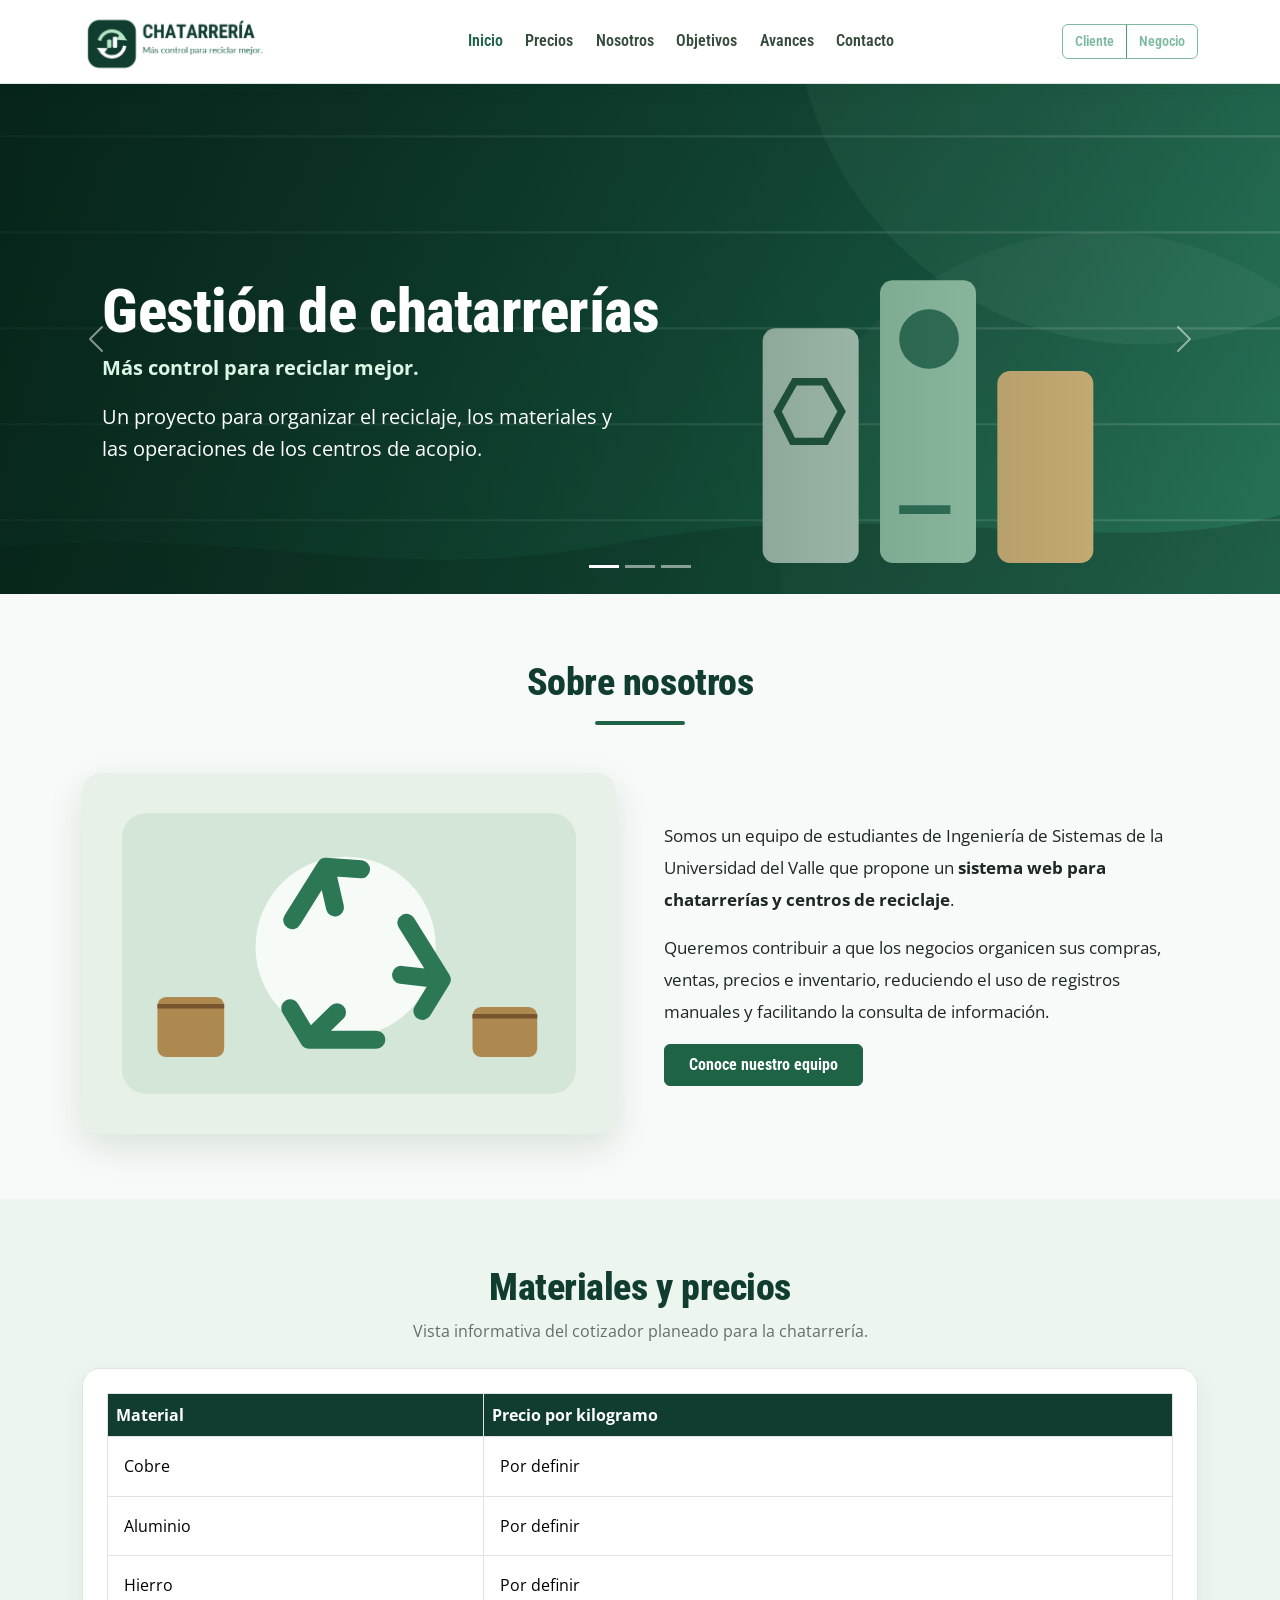
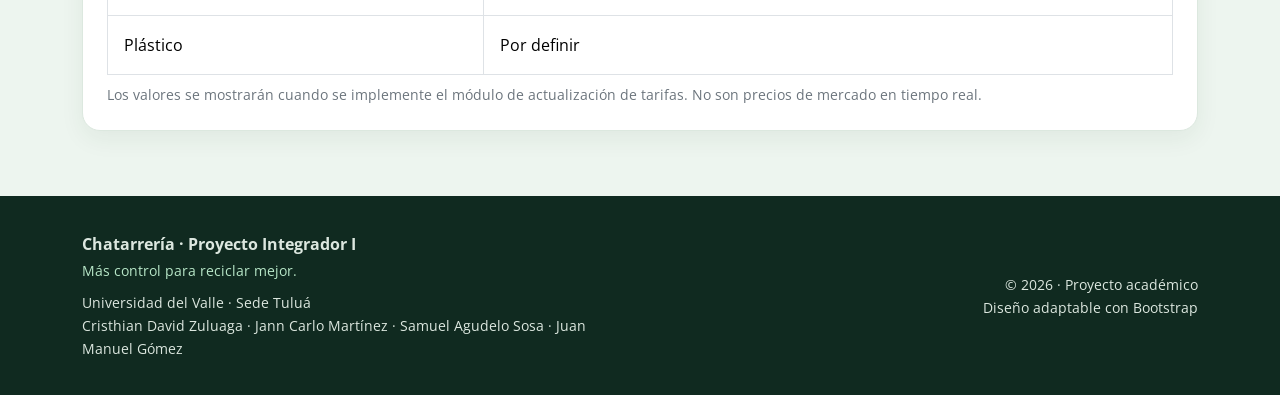
<file: index.html>
<!doctype html>
<html lang="es">
<head>
  <meta charset="utf-8">
  <meta name="viewport" content="width=device-width, initial-scale=1">
  <meta name="description" content="Proyecto académico de sistema web para la gestión de chatarrerías y materiales reciclables.">
  <title>Inicio | Chatarrería</title>
  <link rel="preconnect" href="https://fonts.googleapis.com">
  <link rel="preconnect" href="https://fonts.gstatic.com" crossorigin>
  <link href="https://fonts.googleapis.com/css2?family=Open+Sans:wght@400;500;600;700&family=Roboto+Condensed:wght@500;600;700;800&display=swap" rel="stylesheet">
  <link rel="stylesheet" href="css/bootstrap.min.css">
  <link rel="stylesheet" href="css/style.css">
  <link rel="stylesheet" href="css/actividad2.css">
</head>
<body class="d-flex flex-column min-vh-100">
<nav class="navbar navbar-expand-lg navbar-proyecto sticky-top" aria-label="Navegación principal">
  <div class="container">
    <a class="navbar-brand marca-proyecto" href="index.html" aria-label="Chatarrería: volver al inicio"><img class="logo-cabecera" src="img/logo-chatarreria.png" width="413" height="137" alt="Chatarrería. Más control para reciclar mejor."></a>
    <button class="navbar-toggler" type="button" data-bs-toggle="collapse" data-bs-target="#menuPrincipal" aria-controls="menuPrincipal" aria-expanded="false" aria-label="Abrir menú"><span class="navbar-toggler-icon"></span></button>
    <div class="collapse navbar-collapse" id="menuPrincipal">
      <ul class="navbar-nav mx-auto mb-2 mb-lg-0">
        <li class="nav-item"><a class="nav-link active" href="index.html">Inicio</a></li>
        <li class="nav-item"><a class="nav-link" href="index.html#precios">Precios</a></li>
        <li class="nav-item"><a class="nav-link " href="nosotros.html">Nosotros</a></li>
        <li class="nav-item"><a class="nav-link " href="objetivos.html">Objetivos</a></li>
        <li class="nav-item"><a class="nav-link " href="avances.html">Avances</a></li>
        <li class="nav-item"><a class="nav-link" href="contacto.html">Contacto</a></li>
      </ul>
      <div class="btn-group accesos" role="group" aria-label="Opciones de acceso en desarrollo">
        <button type="button" class="btn btn-outline-success" disabled title="Acceso por desarrollar">Cliente</button>
        <button type="button" class="btn btn-outline-success" disabled title="Acceso por desarrollar">Negocio</button>
      </div>
    </div>
  </div>
</nav>
<main class="flex-grow-1">
<!-- Imagen principal y puntos de carrusel: como en el wireframe -->
<section class="banner" aria-label="Presentación del proyecto">
  <div id="carruselPrincipal" class="carousel slide" data-bs-ride="carousel" data-bs-interval="5500">
    <div class="carousel-indicators">
      <button type="button" data-bs-target="#carruselPrincipal" data-bs-slide-to="0" class="active" aria-current="true" aria-label="Diapositiva 1"></button>
      <button type="button" data-bs-target="#carruselPrincipal" data-bs-slide-to="1" aria-label="Diapositiva 2"></button>
      <button type="button" data-bs-target="#carruselPrincipal" data-bs-slide-to="2" aria-label="Diapositiva 3"></button>
    </div>
    <div class="carousel-inner">
      <div class="carousel-item active"><img src="img/banner-reciclaje.svg" alt="Representación de materiales reciclables"><div class="carousel-caption"><h1>Gestión de chatarrerías</h1><p class="lema-banner">Más control para reciclar mejor.</p><p>Un proyecto para organizar el reciclaje, los materiales y las operaciones de los centros de acopio.</p></div></div>
      <div class="carousel-item"><img src="img/banner-precios.svg" alt="Representación de lista de precios"><div class="carousel-caption"><h2>Consulta de precios</h2><p>Conoce los materiales que contempla el proyecto y el módulo de cotización por kilogramo.</p></div></div>
      <div class="carousel-item"><img src="img/banner-inventario.svg" alt="Representación de productos almacenados"><div class="carousel-caption"><h2>Control de inventarios</h2><p>Diseñamos herramientas para registrar materiales, cantidades y movimientos de bodega.</p></div></div>
    </div>
    <button class="carousel-control-prev" type="button" data-bs-target="#carruselPrincipal" data-bs-slide="prev"><span class="carousel-control-prev-icon" aria-hidden="true"></span><span class="visually-hidden">Anterior</span></button>
    <button class="carousel-control-next" type="button" data-bs-target="#carruselPrincipal" data-bs-slide="next"><span class="carousel-control-next-icon" aria-hidden="true"></span><span class="visually-hidden">Siguiente</span></button>
  </div>
</section>
<section class="seccion" id="sobre-nosotros">
  <div class="container">
    <header class="text-center mb-5"><h2 class="seccion-titulo">Sobre nosotros</h2><div class="separador"></div></header>
    <div class="row g-5 align-items-center">
      <div class="col-md-6"><div class="marco-imagen"><img src="img/sobre-nosotros.svg" alt="Ilustración del reciclaje y aprovechamiento de materiales" loading="lazy"></div></div>
      <div class="col-md-6"><p class="texto-nosotros">Somos un equipo de estudiantes de Ingeniería de Sistemas de la Universidad del Valle que propone un <strong>sistema web para chatarrerías y centros de reciclaje</strong>.</p><p class="texto-nosotros">Queremos contribuir a que los negocios organicen sus compras, ventas, precios e inventario, reduciendo el uso de registros manuales y facilitando la consulta de información.</p><a href="nosotros.html" class="btn btn-verde px-4 py-2">Conoce nuestro equipo</a></div>
    </div>
  </div>
</section>
<section class="seccion seccion-alterna" id="precios">
  <div class="container"><header class="text-center mb-4"><h2 class="seccion-titulo">Materiales y precios</h2><p class="seccion-subtitulo mx-auto">Vista informativa del cotizador planeado para la chatarrería.</p></header>
    <div class="panel-blanco p-3 p-md-4"><div class="table-responsive"><table class="table table-bordered align-middle tabla-precios mb-2"><thead><tr><th>Material</th><th>Precio por kilogramo</th></tr></thead><tbody><tr><td>Cobre</td><td>Por definir</td></tr><tr><td>Aluminio</td><td>Por definir</td></tr><tr><td>Hierro</td><td>Por definir</td></tr><tr><td>Plástico</td><td>Por definir</td></tr></tbody></table></div><p class="small text-secondary mb-0">Los valores se mostrarán cuando se implemente el módulo de actualización de tarifas. No son precios de mercado en tiempo real.</p></div>
  </div>
</section>
</main>
<footer class="pie mt-auto"><div class="container"><div class="row gy-3 align-items-center"><div class="col-lg-6"><strong>Chatarrería · Proyecto Integrador I</strong><div class="eslogan-footer">Más control para reciclar mejor.</div><p class="mb-0 mt-2 small">Universidad del Valle · Sede Tuluá<br>Cristhian David Zuluaga · Jann Carlo Martínez · Samuel Agudelo Sosa · Juan Manuel Gómez</p></div><div class="col-lg-6 text-lg-end small">© <span class="anio-actual">2026</span> · Proyecto académico<br>Diseño adaptable con Bootstrap</div></div></div></footer>
<script src="js/bootstrap.bundle.min.js"></script>
<script src="js/main.js"></script>
</body>
</html>
</file>
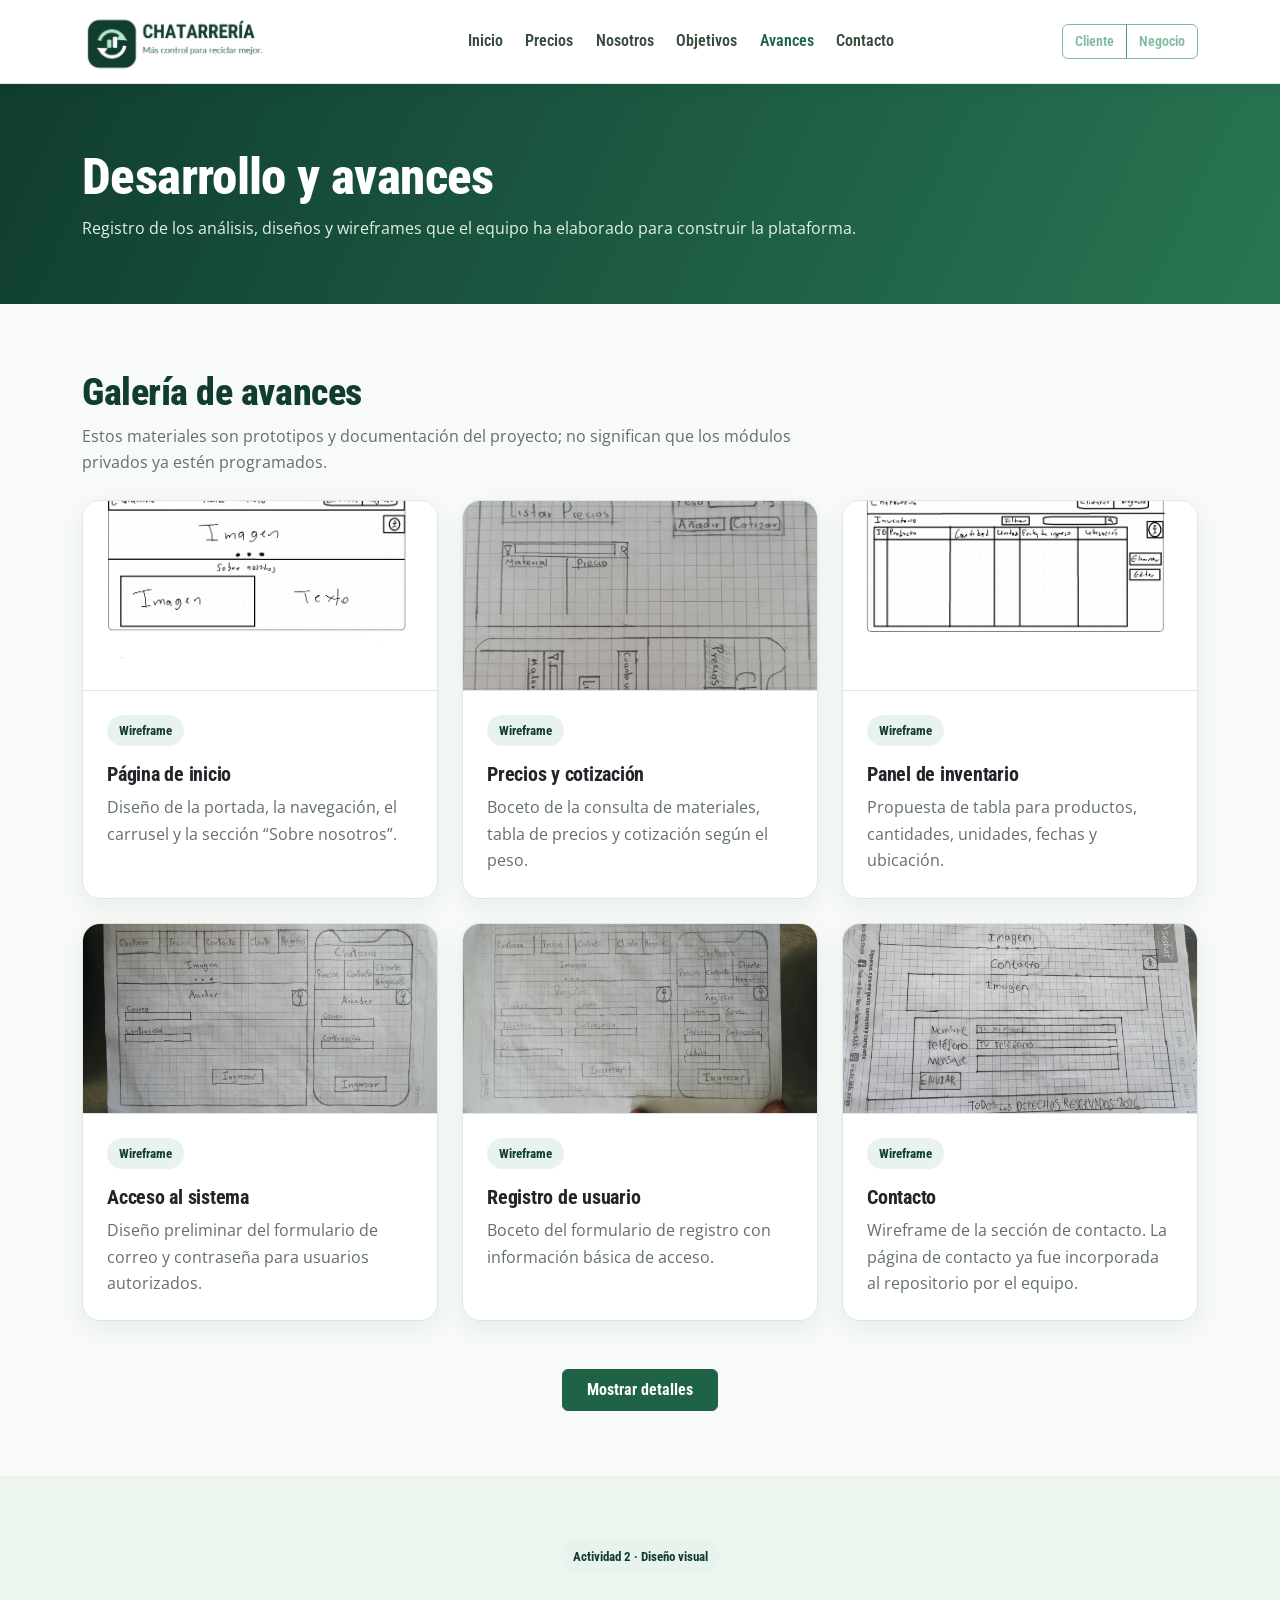
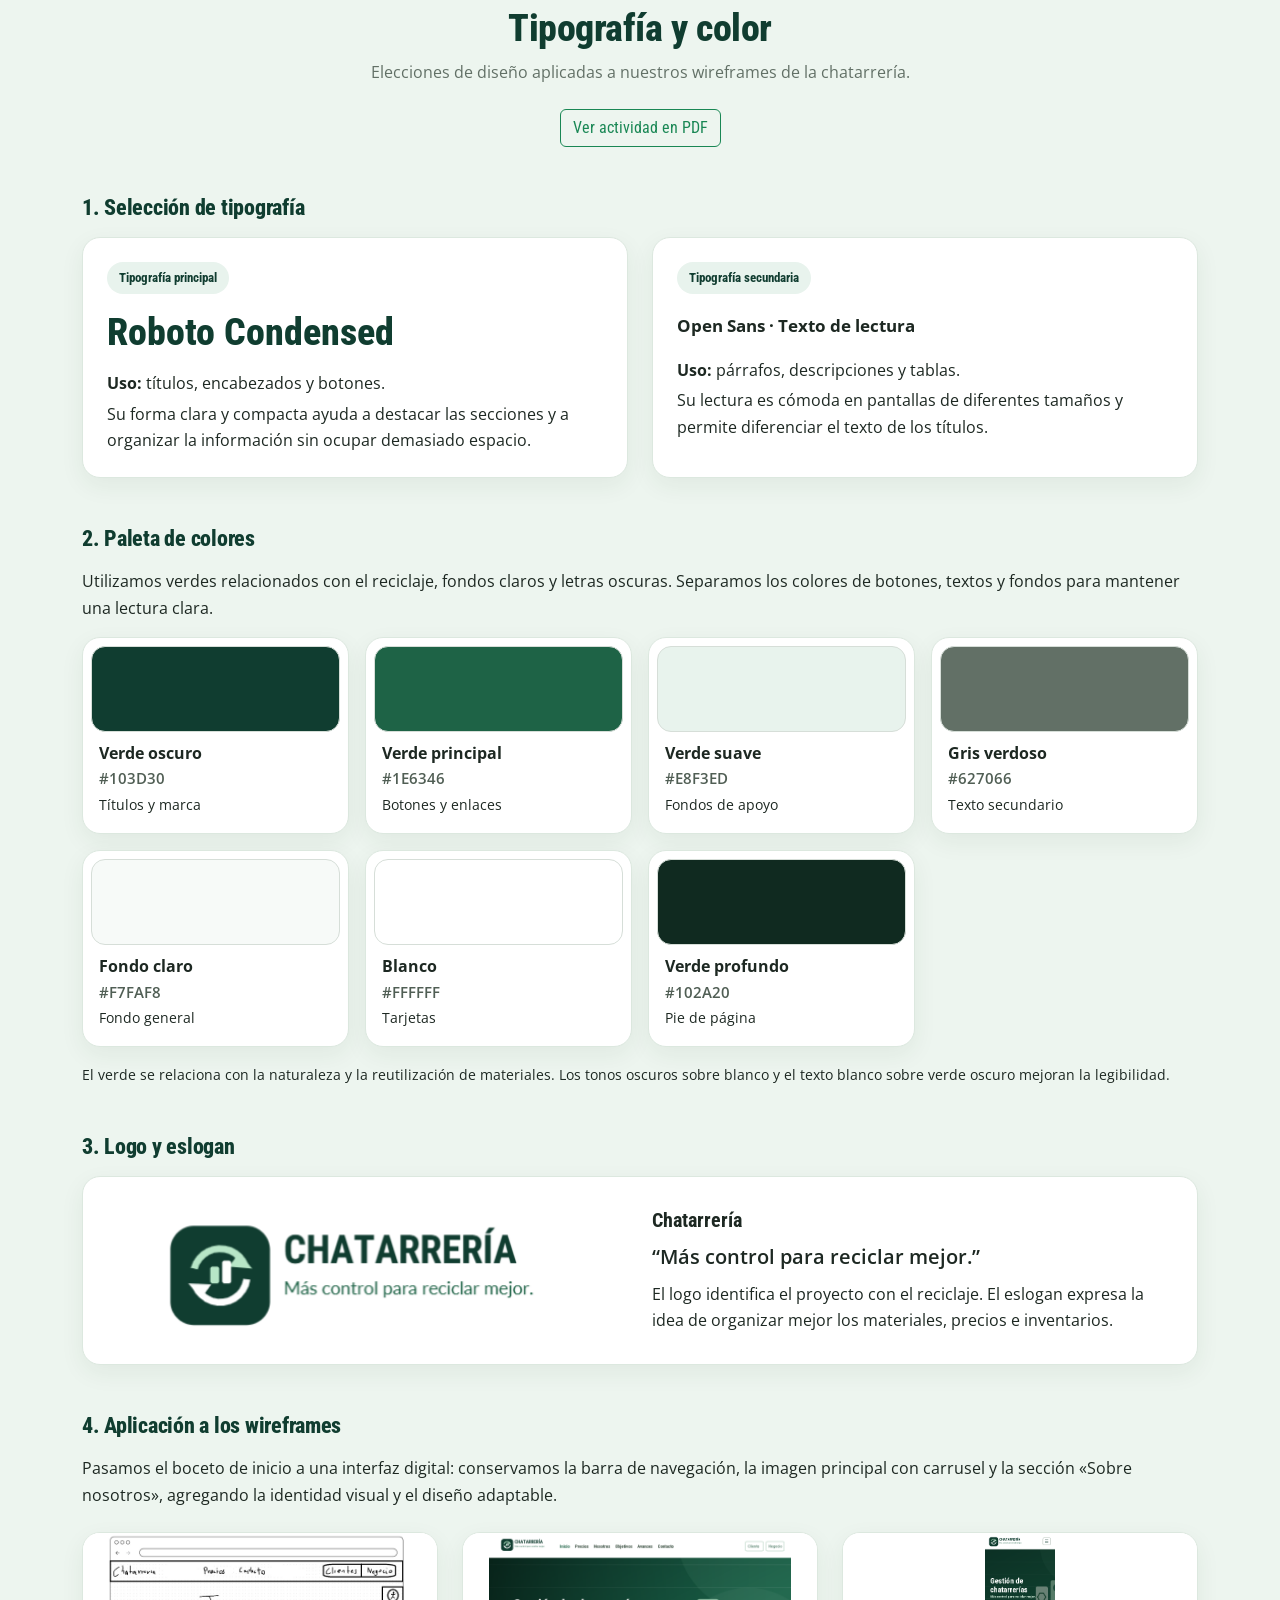
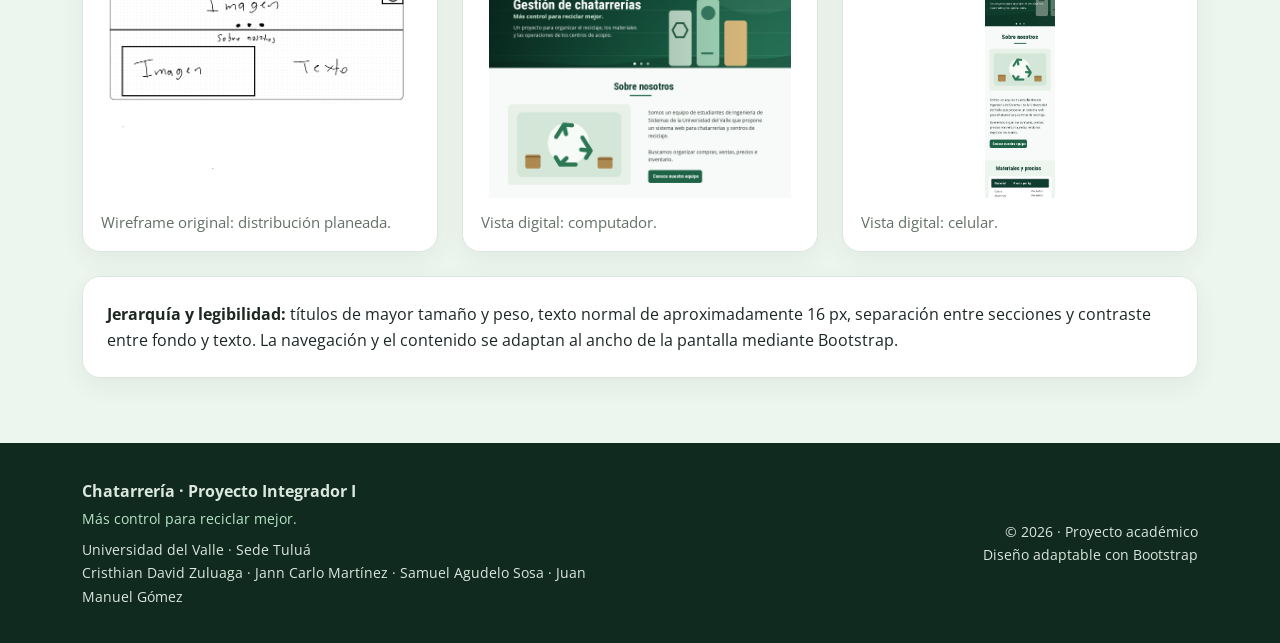
<file: avances.html>
<!doctype html>
<html lang="es">
<head>
  <meta charset="utf-8">
  <meta name="viewport" content="width=device-width, initial-scale=1">
  <meta name="description" content="Proyecto académico de sistema web para la gestión de chatarrerías y materiales reciclables.">
  <title>Avances | Chatarrería</title>
  <link rel="preconnect" href="https://fonts.googleapis.com">
  <link rel="preconnect" href="https://fonts.gstatic.com" crossorigin>
  <link href="https://fonts.googleapis.com/css2?family=Open+Sans:wght@400;500;600;700&family=Roboto+Condensed:wght@500;600;700;800&display=swap" rel="stylesheet">
  <link rel="stylesheet" href="css/bootstrap.min.css">
  <link rel="stylesheet" href="css/style.css">
  <link rel="stylesheet" href="css/actividad2.css">
</head>
<body class="d-flex flex-column min-vh-100">
<nav class="navbar navbar-expand-lg navbar-proyecto sticky-top" aria-label="Navegación principal">
  <div class="container">
    <a class="navbar-brand marca-proyecto" href="index.html" aria-label="Chatarrería: volver al inicio"><img class="logo-cabecera" src="img/logo-chatarreria.png" width="413" height="137" alt="Chatarrería. Más control para reciclar mejor."></a>
    <button class="navbar-toggler" type="button" data-bs-toggle="collapse" data-bs-target="#menuPrincipal" aria-controls="menuPrincipal" aria-expanded="false" aria-label="Abrir menú"><span class="navbar-toggler-icon"></span></button>
    <div class="collapse navbar-collapse" id="menuPrincipal">
      <ul class="navbar-nav mx-auto mb-2 mb-lg-0">
        <li class="nav-item"><a class="nav-link " href="index.html">Inicio</a></li>
        <li class="nav-item"><a class="nav-link" href="index.html#precios">Precios</a></li>
        <li class="nav-item"><a class="nav-link " href="nosotros.html">Nosotros</a></li>
        <li class="nav-item"><a class="nav-link " href="objetivos.html">Objetivos</a></li>
        <li class="nav-item"><a class="nav-link active" href="avances.html">Avances</a></li>
        <li class="nav-item"><a class="nav-link" href="contacto.html">Contacto</a></li>
      </ul>
      <div class="btn-group accesos" role="group" aria-label="Opciones de acceso en desarrollo">
        <button type="button" class="btn btn-outline-success" disabled title="Acceso por desarrollar">Cliente</button>
        <button type="button" class="btn btn-outline-success" disabled title="Acceso por desarrollar">Negocio</button>
      </div>
    </div>
  </div>
</nav>
<main class="flex-grow-1">
<section class="cabecera-interior"><div class="container"><h1>Desarrollo y avances</h1><p>Registro de los análisis, diseños y wireframes que el equipo ha elaborado para construir la plataforma.</p></div></section>
<section class="seccion"><div class="container"><header class="mb-4"><h2 class="seccion-titulo">Galería de avances</h2><p class="seccion-subtitulo">Estos materiales son prototipos y documentación del proyecto; no significan que los módulos privados ya estén programados.</p></header>
<div class="row row-cols-1 row-cols-md-2 row-cols-xl-3 g-4"><div class="col"><article class="card tarjeta-elevada tarjeta-avance h-100"><img src="img/wireframe-inicio.jpg" alt="Boceto de página de inicio" loading="lazy"><div class="card-body p-4"><span class="etiqueta align-self-start mb-3">Wireframe</span><h3 class="h5 fw-bold">Página de inicio</h3><p class="card-text mb-0">Diseño de la portada, la navegación, el carrusel y la sección “Sobre nosotros”.</p></div></article></div><div class="col"><article class="card tarjeta-elevada tarjeta-avance h-100"><img src="img/wireframe-precios.jpeg" alt="Boceto de precios y cotización" loading="lazy"><div class="card-body p-4"><span class="etiqueta align-self-start mb-3">Wireframe</span><h3 class="h5 fw-bold">Precios y cotización</h3><p class="card-text mb-0">Boceto de la consulta de materiales, tabla de precios y cotización según el peso.</p></div></article></div><div class="col"><article class="card tarjeta-elevada tarjeta-avance h-100"><img src="img/wireframe-inventario.jpg" alt="Boceto de panel de inventario" loading="lazy"><div class="card-body p-4"><span class="etiqueta align-self-start mb-3">Wireframe</span><h3 class="h5 fw-bold">Panel de inventario</h3><p class="card-text mb-0">Propuesta de tabla para productos, cantidades, unidades, fechas y ubicación.</p></div></article></div><div class="col"><article class="card tarjeta-elevada tarjeta-avance h-100"><img src="img/wireframe-login.jpeg" alt="Boceto de acceso al sistema" loading="lazy"><div class="card-body p-4"><span class="etiqueta align-self-start mb-3">Wireframe</span><h3 class="h5 fw-bold">Acceso al sistema</h3><p class="card-text mb-0">Diseño preliminar del formulario de correo y contraseña para usuarios autorizados.</p></div></article></div><div class="col"><article class="card tarjeta-elevada tarjeta-avance h-100"><img src="img/wireframe-registro.jpeg" alt="Boceto de registro de usuario" loading="lazy"><div class="card-body p-4"><span class="etiqueta align-self-start mb-3">Wireframe</span><h3 class="h5 fw-bold">Registro de usuario</h3><p class="card-text mb-0">Boceto del formulario de registro con información básica de acceso.</p></div></article></div><div class="col"><article class="card tarjeta-elevada tarjeta-avance h-100"><img src="img/wireframe-contacto.jpeg" alt="Boceto de contacto (solo diseño)" loading="lazy"><div class="card-body p-4"><span class="etiqueta align-self-start mb-3">Wireframe</span><h3 class="h5 fw-bold">Contacto</h3><p class="card-text mb-0">Wireframe de la sección de contacto. La página de contacto ya fue incorporada al repositorio por el equipo.</p></div></article></div></div>
<div class="text-center mt-5"><button id="botonDetallesAvances" class="btn btn-verde px-4 py-2" type="button" aria-expanded="false" aria-controls="detallesAvances">Mostrar detalles</button></div>
<div id="detallesAvances" class="panel-blanco p-4 mt-4 d-none"><h3 class="h4 fw-bold">¿Qué hemos trabajado?</h3><ul class="mb-0"><li>Identificación de problemas en los registros manuales de chatarrerías.</li><li>Organización de módulos públicos y privados del sitio.</li><li>Diseño de wireframes de escritorio y celular.</li><li>Inicio de la implementación informativa con HTML, CSS, Bootstrap y JavaScript.</li></ul></div>
</div></section>

<!-- Actividad 2 de Proyecto Integrador I: Tipografía y color -->
<section class="seccion seccion-alterna" id="tipografia-color" aria-labelledby="actividad2-titulo">
  <div class="container">
    <header class="text-center mb-5">
      <span class="etiqueta mb-3">Actividad 2 · Diseño visual</span>
      <h2 class="seccion-titulo mt-3" id="actividad2-titulo">Tipografía y color</h2>
      <p class="seccion-subtitulo mx-auto">Elecciones de diseño aplicadas a nuestros wireframes de la chatarrería.</p>
      <a class="btn btn-outline-success mt-2" href="docs/Actividad_2_Tipografia_y_color.pdf" target="_blank" rel="noopener">Ver actividad en PDF</a>
    </header>

    <h3 class="titulo-actividad mb-3">1. Selección de tipografía</h3>
    <div class="row g-4 mb-5">
      <div class="col-md-6"><article class="tarjeta-elevada p-4">
        <span class="etiqueta mb-3">Tipografía principal</span>
        <p class="ejemplo-letra-titulo fuente-principal mb-3">Roboto Condensed</p>
        <p class="mb-1"><strong>Uso:</strong> títulos, encabezados y botones.</p>
        <p class="mb-0">Su forma clara y compacta ayuda a destacar las secciones y a organizar la información sin ocupar demasiado espacio.</p>
      </article></div>
      <div class="col-md-6"><article class="tarjeta-elevada p-4">
        <span class="etiqueta mb-3">Tipografía secundaria</span>
        <p class="ejemplo-letra-cuerpo fuente-secundaria fw-bold mb-3">Open Sans · Texto de lectura</p>
        <p class="mb-1"><strong>Uso:</strong> párrafos, descripciones y tablas.</p>
        <p class="mb-0">Su lectura es cómoda en pantallas de diferentes tamaños y permite diferenciar el texto de los títulos.</p>
      </article></div>
    </div>

    <h3 class="titulo-actividad mb-3">2. Paleta de colores</h3>
    <p class="mb-3">Utilizamos verdes relacionados con el reciclaje, fondos claros y letras oscuras. Separamos los colores de botones, textos y fondos para mantener una lectura clara.</p>
    <div class="row row-cols-2 row-cols-md-4 row-cols-xl-7 g-3 mb-3">
      <div class="col"><div class="panel-blanco p-2 h-100"><div class="muestra-color" style="background:#103D30"></div><div class="p-2"><strong>Verde oscuro</strong><div class="color-hex">#103D30</div><small>Títulos y marca</small></div></div></div>
      <div class="col"><div class="panel-blanco p-2 h-100"><div class="muestra-color" style="background:#1E6346"></div><div class="p-2"><strong>Verde principal</strong><div class="color-hex">#1E6346</div><small>Botones y enlaces</small></div></div></div>
      <div class="col"><div class="panel-blanco p-2 h-100"><div class="muestra-color" style="background:#E8F3ED"></div><div class="p-2"><strong>Verde suave</strong><div class="color-hex">#E8F3ED</div><small>Fondos de apoyo</small></div></div></div>
      <div class="col"><div class="panel-blanco p-2 h-100"><div class="muestra-color" style="background:#627066"></div><div class="p-2"><strong>Gris verdoso</strong><div class="color-hex">#627066</div><small>Texto secundario</small></div></div></div>
      <div class="col"><div class="panel-blanco p-2 h-100"><div class="muestra-color" style="background:#F7FAF8"></div><div class="p-2"><strong>Fondo claro</strong><div class="color-hex">#F7FAF8</div><small>Fondo general</small></div></div></div>
      <div class="col"><div class="panel-blanco p-2 h-100"><div class="muestra-color" style="background:#FFFFFF"></div><div class="p-2"><strong>Blanco</strong><div class="color-hex">#FFFFFF</div><small>Tarjetas</small></div></div></div>
      <div class="col"><div class="panel-blanco p-2 h-100"><div class="muestra-color" style="background:#102A20"></div><div class="p-2"><strong>Verde profundo</strong><div class="color-hex">#102A20</div><small>Pie de página</small></div></div></div>
    </div>
    <p class="mb-5 small">El verde se relaciona con la naturaleza y la reutilización de materiales. Los tonos oscuros sobre blanco y el texto blanco sobre verde oscuro mejoran la legibilidad.</p>

    <h3 class="titulo-actividad mb-3">3. Logo y eslogan</h3>
    <div class="panel-blanco p-4 mb-5">
      <div class="row align-items-center g-4"><div class="col-lg-6 text-center"><img class="marca-muestra" src="img/logo-chatarreria.png" alt="Logo oficial: Chatarrería. Más control para reciclar mejor." loading="lazy"></div>
      <div class="col-lg-6"><h4 class="h5 fw-bold">Chatarrería</h4><p class="fs-5 fw-semibold mb-2">“Más control para reciclar mejor.”</p><p class="mb-0">El logo identifica el proyecto con el reciclaje. El eslogan expresa la idea de organizar mejor los materiales, precios e inventarios.</p></div></div>
    </div>

    <h3 class="titulo-actividad mb-3">4. Aplicación a los wireframes</h3>
    <p class="mb-4">Pasamos el boceto de inicio a una interfaz digital: conservamos la barra de navegación, la imagen principal con carrusel y la sección «Sobre nosotros», agregando la identidad visual y el diseño adaptable.</p>
    <div class="row g-4">
      <div class="col-lg-4"><figure class="muestra-aplicacion mb-0"><img src="img/wireframe-inicio.jpg" alt="Wireframe original de la página de inicio" loading="lazy"><figcaption>Wireframe original: distribución planeada.</figcaption></figure></div>
      <div class="col-lg-4"><figure class="muestra-aplicacion mb-0"><img class="muestra-sitio" src="img/avance-diseno-escritorio.png" alt="Propuesta visual de la página en computador con logo, colores y tipografía" loading="lazy"><figcaption>Vista digital: computador.</figcaption></figure></div>
      <div class="col-lg-4"><figure class="muestra-aplicacion mb-0"><img class="imagen-movil" src="img/avance-diseno-movil.png" alt="Propuesta visual adaptada a celular" loading="lazy"><figcaption>Vista digital: celular.</figcaption></figure></div>
    </div>
    <div class="panel-blanco p-4 mt-4"><p class="mb-0"><strong>Jerarquía y legibilidad:</strong> títulos de mayor tamaño y peso, texto normal de aproximadamente 16 px, separación entre secciones y contraste entre fondo y texto. La navegación y el contenido se adaptan al ancho de la pantalla mediante Bootstrap.</p></div>
  </div>
</section>

</main>
<footer class="pie mt-auto"><div class="container"><div class="row gy-3 align-items-center"><div class="col-lg-6"><strong>Chatarrería · Proyecto Integrador I</strong><div class="eslogan-footer">Más control para reciclar mejor.</div><p class="mb-0 mt-2 small">Universidad del Valle · Sede Tuluá<br>Cristhian David Zuluaga · Jann Carlo Martínez · Samuel Agudelo Sosa · Juan Manuel Gómez</p></div><div class="col-lg-6 text-lg-end small">© <span class="anio-actual">2026</span> · Proyecto académico<br>Diseño adaptable con Bootstrap</div></div></div></footer>
<script src="js/bootstrap.bundle.min.js"></script>
<script src="js/main.js"></script>
</body>
</html>
</file>
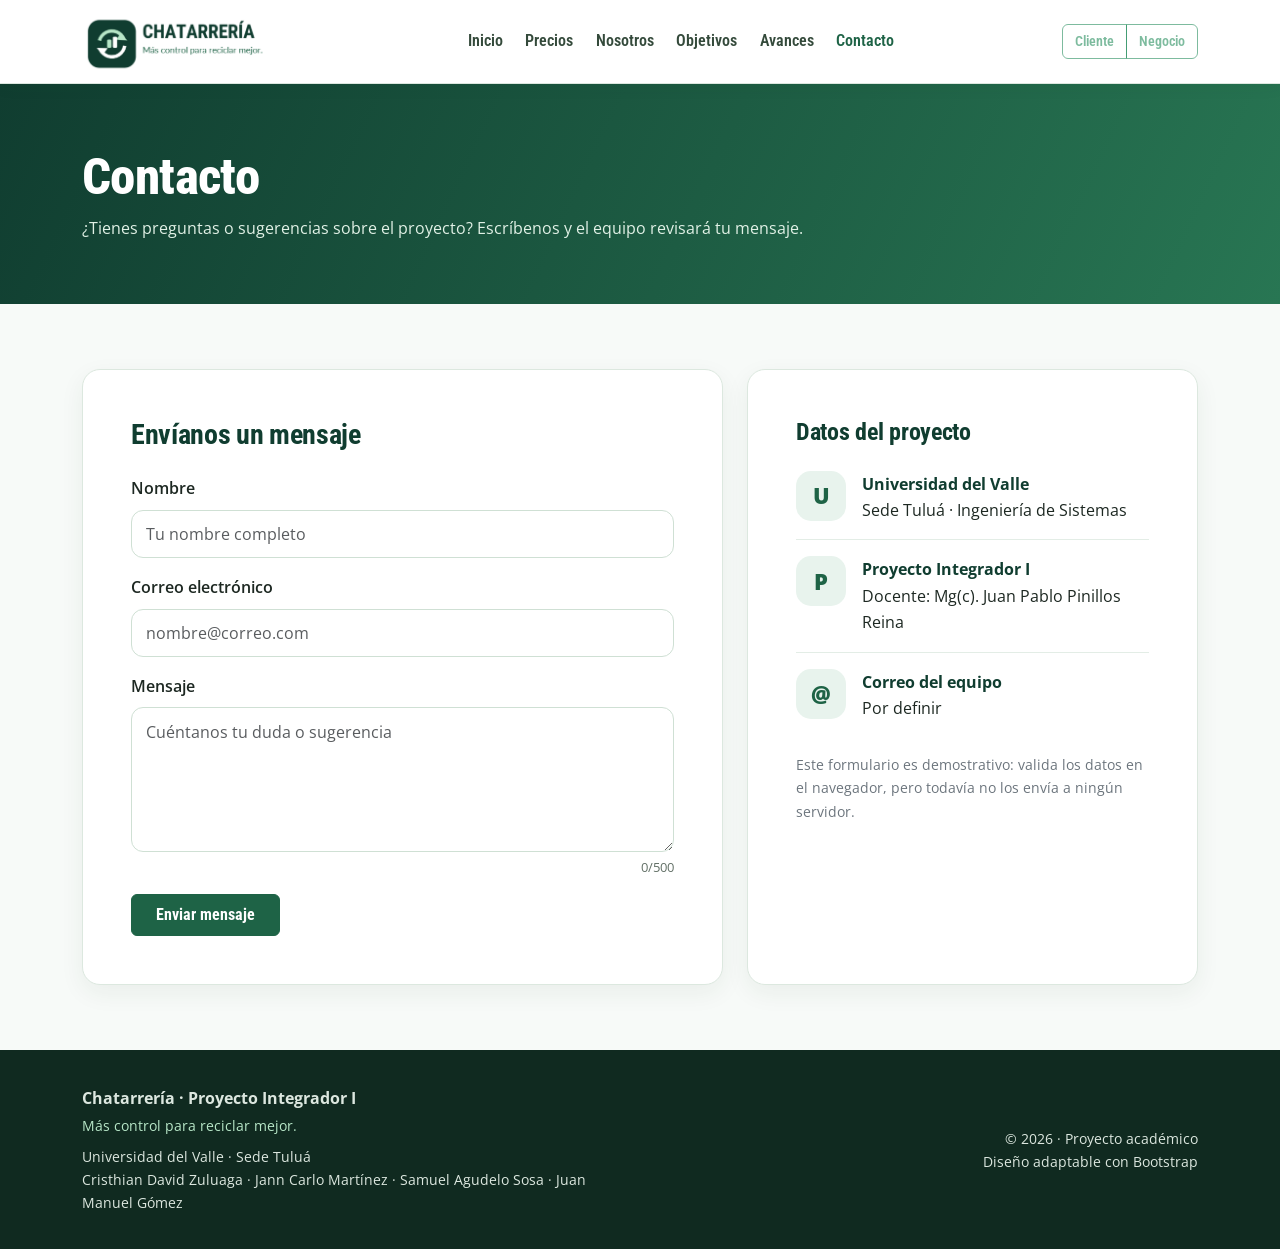
<file: contacto.html>
<!doctype html>
<html lang="es">
<head>
  <meta charset="utf-8">
  <meta name="viewport" content="width=device-width, initial-scale=1">
  <meta name="description" content="Proyecto académico de sistema web para la gestión de chatarrerías y materiales reciclables.">
  <title>Contacto | Chatarrería</title>
  <link rel="preconnect" href="https://fonts.googleapis.com">
  <link rel="preconnect" href="https://fonts.gstatic.com" crossorigin>
  <link href="https://fonts.googleapis.com/css2?family=Open+Sans:wght@400;500;600;700&family=Roboto+Condensed:wght@500;600;700;800&display=swap" rel="stylesheet">
  <link rel="stylesheet" href="css/bootstrap.min.css">
  <link rel="stylesheet" href="css/style.css">
  <link rel="stylesheet" href="css/actividad2.css">
</head>
<body class="d-flex flex-column min-vh-100">
<nav class="navbar navbar-expand-lg navbar-proyecto sticky-top" aria-label="Navegación principal">
  <div class="container">
    <a class="navbar-brand marca-proyecto" href="index.html" aria-label="Chatarrería: volver al inicio"><img class="logo-cabecera" src="img/logo-chatarreria.png" width="413" height="137" alt="Chatarrería. Más control para reciclar mejor."></a>
    <button class="navbar-toggler" type="button" data-bs-toggle="collapse" data-bs-target="#menuPrincipal" aria-controls="menuPrincipal" aria-expanded="false" aria-label="Abrir menú"><span class="navbar-toggler-icon"></span></button>
    <div class="collapse navbar-collapse" id="menuPrincipal">
      <ul class="navbar-nav mx-auto mb-2 mb-lg-0">
        <li class="nav-item"><a class="nav-link " href="index.html">Inicio</a></li>
        <li class="nav-item"><a class="nav-link" href="index.html#precios">Precios</a></li>
        <li class="nav-item"><a class="nav-link " href="nosotros.html">Nosotros</a></li>
        <li class="nav-item"><a class="nav-link " href="objetivos.html">Objetivos</a></li>
        <li class="nav-item"><a class="nav-link " href="avances.html">Avances</a></li>
        <li class="nav-item"><a class="nav-link active" href="contacto.html" aria-current="page">Contacto</a></li>
      </ul>
      <div class="btn-group accesos" role="group" aria-label="Opciones de acceso en desarrollo">
        <button type="button" class="btn btn-outline-success" disabled title="Acceso por desarrollar">Cliente</button>
        <button type="button" class="btn btn-outline-success" disabled title="Acceso por desarrollar">Negocio</button>
      </div>
    </div>
  </div>
</nav>
<main class="flex-grow-1">
<section class="cabecera-interior"><div class="container"><h1>Contacto</h1><p>¿Tienes preguntas o sugerencias sobre el proyecto? Escríbenos y el equipo revisará tu mensaje.</p></div></section>
<section class="seccion"><div class="container"><div class="row g-4">
  <div class="col-lg-7">
    <div class="panel-blanco p-4 p-lg-5">
      <h2 class="h3 fw-bold titulo-form mb-4">Envíanos un mensaje</h2>
      <form id="formContacto" novalidate>
        <div class="mb-3">
          <label for="nombre" class="form-label fw-semibold">Nombre</label>
          <input type="text" class="form-control" id="nombre" name="nombre" placeholder="Tu nombre completo" autocomplete="name" maxlength="60" required>
          <div class="invalid-feedback"></div>
        </div>
        <div class="mb-3">
          <label for="correo" class="form-label fw-semibold">Correo electrónico</label>
          <input type="email" class="form-control" id="correo" name="correo" placeholder="nombre@correo.com" autocomplete="email" maxlength="80" required>
          <div class="invalid-feedback"></div>
        </div>
        <div class="mb-3">
          <label for="mensaje" class="form-label fw-semibold">Mensaje</label>
          <textarea class="form-control" id="mensaje" name="mensaje" rows="5" placeholder="Cuéntanos tu duda o sugerencia" maxlength="500" required></textarea>
          <div class="invalid-feedback"></div>
          <div class="contador-mensaje" aria-live="polite"><span id="contadorMensaje">0</span>/500</div>
        </div>
        <button type="submit" class="btn btn-verde px-4 py-2" id="btnEnviar">Enviar mensaje</button>
      </form>
    </div>
  </div>
  <div class="col-lg-5">
    <aside class="tarjeta-elevada p-4 p-lg-5">
      <h2 class="h4 fw-bold titulo-form mb-2">Datos del proyecto</h2>
      <ul class="info-contacto">
        <li><span class="icono-tarjeta" aria-hidden="true">U</span><div><strong>Universidad del Valle</strong>Sede Tuluá · Ingeniería de Sistemas</div></li>
        <li><span class="icono-tarjeta" aria-hidden="true">P</span><div><strong>Proyecto Integrador I</strong>Docente: Mg(c). Juan Pablo Pinillos Reina</div></li>
        <li><span class="icono-tarjeta" aria-hidden="true">@</span><div><strong>Correo del equipo</strong>Por definir</div></li>
      </ul>
      <p class="small text-secondary mb-0">Este formulario es demostrativo: valida los datos en el navegador, pero todavía no los envía a ningún servidor.</p>
    </aside>
  </div>
</div></div></section>
</main>
<div class="toast-container position-fixed bottom-0 end-0 p-3">
  <div id="toastContacto" class="toast align-items-center text-bg-success border-0" role="status" aria-live="polite" aria-atomic="true">
    <div class="d-flex">
      <div class="toast-body" id="toastTexto"></div>
      <button type="button" class="btn-close btn-close-white me-2 m-auto" data-bs-dismiss="toast" aria-label="Cerrar"></button>
    </div>
  </div>
</div>
<footer class="pie mt-auto"><div class="container"><div class="row gy-3 align-items-center"><div class="col-lg-6"><strong>Chatarrería · Proyecto Integrador I</strong><div class="eslogan-footer">Más control para reciclar mejor.</div><p class="mb-0 mt-2 small">Universidad del Valle · Sede Tuluá<br>Cristhian David Zuluaga · Jann Carlo Martínez · Samuel Agudelo Sosa · Juan Manuel Gómez</p></div><div class="col-lg-6 text-lg-end small">© <span class="anio-actual">2026</span> · Proyecto académico<br>Diseño adaptable con Bootstrap</div></div></div></footer>
<script src="js/bootstrap.bundle.min.js"></script>
<script src="js/main.js"></script>
</body>
</html>
</file>
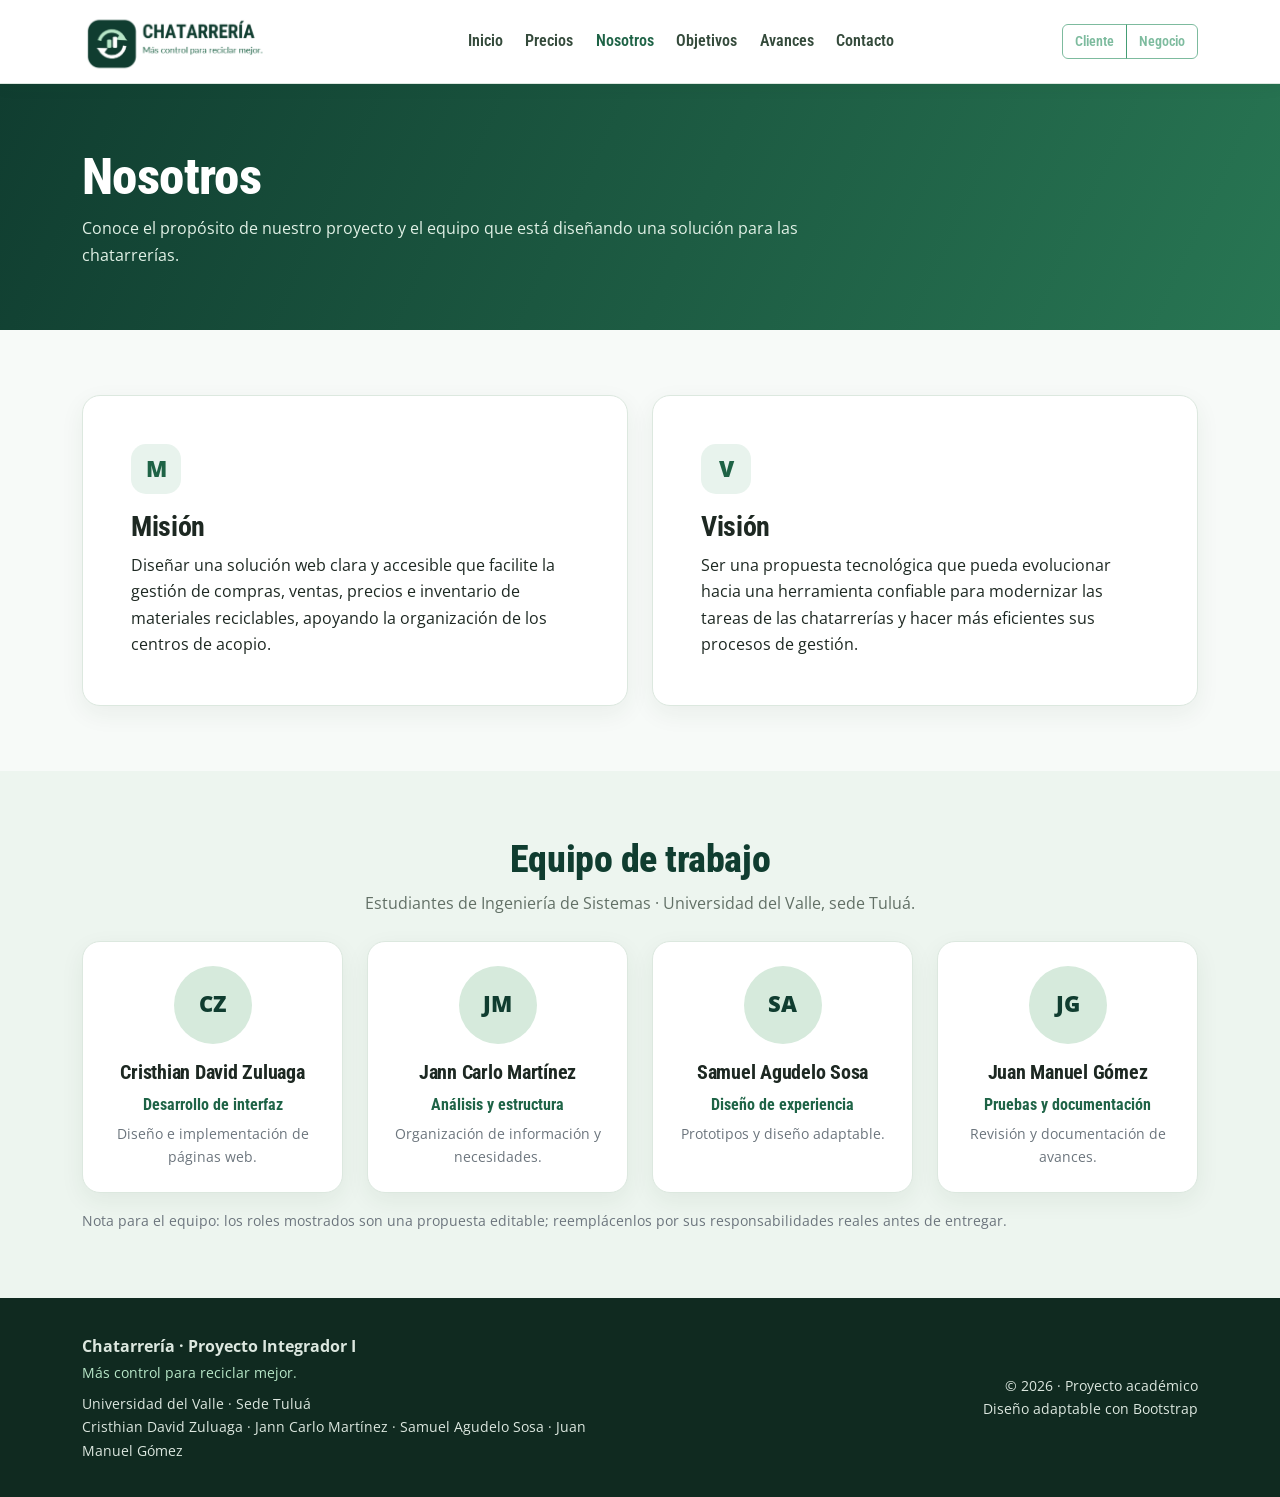
<file: nosotros.html>
<!doctype html>
<html lang="es">
<head>
  <meta charset="utf-8">
  <meta name="viewport" content="width=device-width, initial-scale=1">
  <meta name="description" content="Proyecto académico de sistema web para la gestión de chatarrerías y materiales reciclables.">
  <title>Nosotros | Chatarrería</title>
  <link rel="preconnect" href="https://fonts.googleapis.com">
  <link rel="preconnect" href="https://fonts.gstatic.com" crossorigin>
  <link href="https://fonts.googleapis.com/css2?family=Open+Sans:wght@400;500;600;700&family=Roboto+Condensed:wght@500;600;700;800&display=swap" rel="stylesheet">
  <link rel="stylesheet" href="css/bootstrap.min.css">
  <link rel="stylesheet" href="css/style.css">
  <link rel="stylesheet" href="css/actividad2.css">
</head>
<body class="d-flex flex-column min-vh-100">
<nav class="navbar navbar-expand-lg navbar-proyecto sticky-top" aria-label="Navegación principal">
  <div class="container">
    <a class="navbar-brand marca-proyecto" href="index.html" aria-label="Chatarrería: volver al inicio"><img class="logo-cabecera" src="img/logo-chatarreria.png" width="413" height="137" alt="Chatarrería. Más control para reciclar mejor."></a>
    <button class="navbar-toggler" type="button" data-bs-toggle="collapse" data-bs-target="#menuPrincipal" aria-controls="menuPrincipal" aria-expanded="false" aria-label="Abrir menú"><span class="navbar-toggler-icon"></span></button>
    <div class="collapse navbar-collapse" id="menuPrincipal">
      <ul class="navbar-nav mx-auto mb-2 mb-lg-0">
        <li class="nav-item"><a class="nav-link " href="index.html">Inicio</a></li>
        <li class="nav-item"><a class="nav-link" href="index.html#precios">Precios</a></li>
        <li class="nav-item"><a class="nav-link active" href="nosotros.html">Nosotros</a></li>
        <li class="nav-item"><a class="nav-link " href="objetivos.html">Objetivos</a></li>
        <li class="nav-item"><a class="nav-link " href="avances.html">Avances</a></li>
        <li class="nav-item"><a class="nav-link" href="contacto.html">Contacto</a></li>
      </ul>
      <div class="btn-group accesos" role="group" aria-label="Opciones de acceso en desarrollo">
        <button type="button" class="btn btn-outline-success" disabled title="Acceso por desarrollar">Cliente</button>
        <button type="button" class="btn btn-outline-success" disabled title="Acceso por desarrollar">Negocio</button>
      </div>
    </div>
  </div>
</nav>
<main class="flex-grow-1">
<section class="cabecera-interior"><div class="container"><h1>Nosotros</h1><p>Conoce el propósito de nuestro proyecto y el equipo que está diseñando una solución para las chatarrerías.</p></div></section>
<section class="seccion"><div class="container"><div class="row g-4">
  <div class="col-md-6"><article class="tarjeta-elevada p-4 p-lg-5"><div class="icono-tarjeta mb-3" aria-hidden="true">M</div><h2 class="h3 fw-bold">Misión</h2><p class="mb-0">Diseñar una solución web clara y accesible que facilite la gestión de compras, ventas, precios e inventario de materiales reciclables, apoyando la organización de los centros de acopio.</p></article></div>
  <div class="col-md-6"><article class="tarjeta-elevada p-4 p-lg-5"><div class="icono-tarjeta mb-3" aria-hidden="true">V</div><h2 class="h3 fw-bold">Visión</h2><p class="mb-0">Ser una propuesta tecnológica que pueda evolucionar hacia una herramienta confiable para modernizar las tareas de las chatarrerías y hacer más eficientes sus procesos de gestión.</p></article></div>
</div></div></section>
<section class="seccion seccion-alterna"><div class="container"><header class="text-center mb-4"><h2 class="seccion-titulo">Equipo de trabajo</h2><p class="seccion-subtitulo mx-auto">Estudiantes de Ingeniería de Sistemas · Universidad del Valle, sede Tuluá.</p></header>
<div class="row g-4 row-cols-1 row-cols-sm-2 row-cols-lg-4">
  <div class="col"><article class="tarjeta-elevada text-center p-4"><div class="avatar mb-3" aria-label="Avatar de Cristhian">CZ</div><h3 class="h5 fw-bold">Cristhian David Zuluaga</h3><p class="rol mb-1">Desarrollo de interfaz</p><p class="small text-secondary mb-0">Diseño e implementación de páginas web.</p></article></div>
  <div class="col"><article class="tarjeta-elevada text-center p-4"><div class="avatar mb-3" aria-label="Avatar de Jann">JM</div><h3 class="h5 fw-bold">Jann Carlo Martínez</h3><p class="rol mb-1">Análisis y estructura</p><p class="small text-secondary mb-0">Organización de información y necesidades.</p></article></div>
  <div class="col"><article class="tarjeta-elevada text-center p-4"><div class="avatar mb-3" aria-label="Avatar de Samuel">SA</div><h3 class="h5 fw-bold">Samuel Agudelo Sosa</h3><p class="rol mb-1">Diseño de experiencia</p><p class="small text-secondary mb-0">Prototipos y diseño adaptable.</p></article></div>
  <div class="col"><article class="tarjeta-elevada text-center p-4"><div class="avatar mb-3" aria-label="Avatar de Juan Manuel">JG</div><h3 class="h5 fw-bold">Juan Manuel Gómez</h3><p class="rol mb-1">Pruebas y documentación</p><p class="small text-secondary mb-0">Revisión y documentación de avances.</p></article></div>
</div><p class="small text-secondary mt-3 mb-0">Nota para el equipo: los roles mostrados son una propuesta editable; reemplácenlos por sus responsabilidades reales antes de entregar.</p>
</div></section>
</main>
<footer class="pie mt-auto"><div class="container"><div class="row gy-3 align-items-center"><div class="col-lg-6"><strong>Chatarrería · Proyecto Integrador I</strong><div class="eslogan-footer">Más control para reciclar mejor.</div><p class="mb-0 mt-2 small">Universidad del Valle · Sede Tuluá<br>Cristhian David Zuluaga · Jann Carlo Martínez · Samuel Agudelo Sosa · Juan Manuel Gómez</p></div><div class="col-lg-6 text-lg-end small">© <span class="anio-actual">2026</span> · Proyecto académico<br>Diseño adaptable con Bootstrap</div></div></div></footer>
<script src="js/bootstrap.bundle.min.js"></script>
<script src="js/main.js"></script>
</body>
</html>
</file>
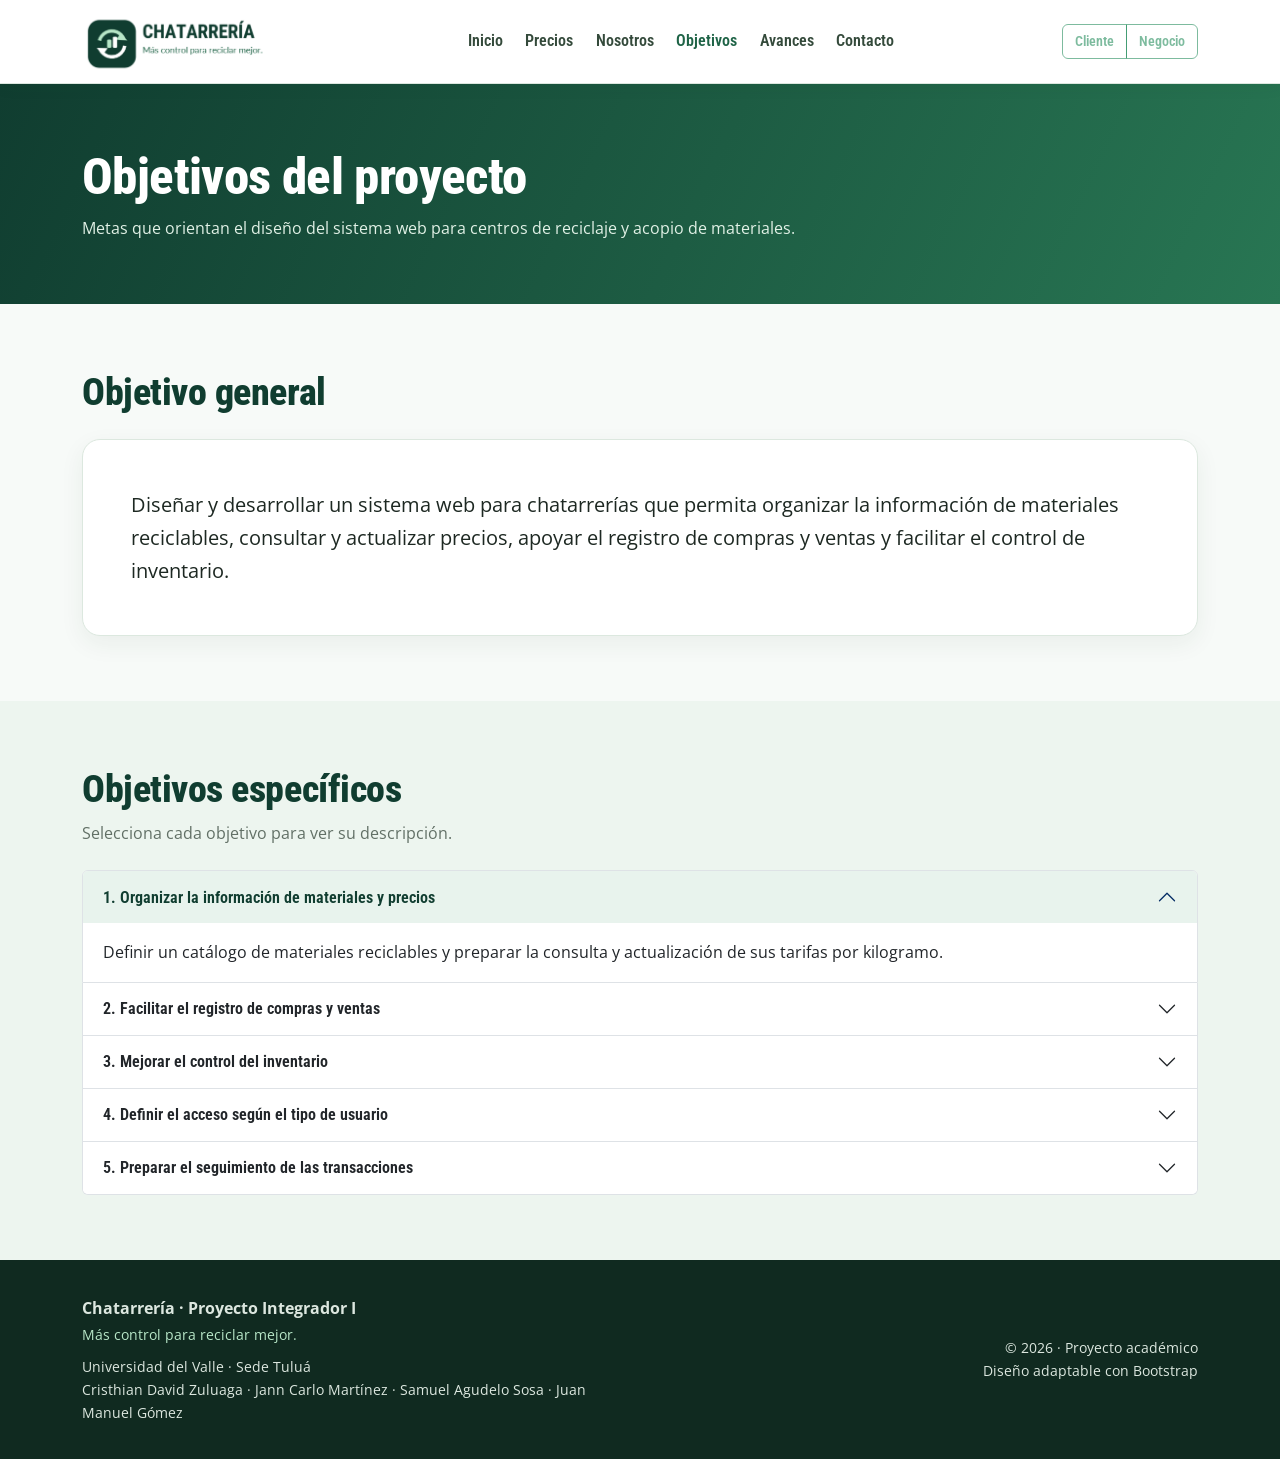
<file: objetivos.html>
<!doctype html>
<html lang="es">
<head>
  <meta charset="utf-8">
  <meta name="viewport" content="width=device-width, initial-scale=1">
  <meta name="description" content="Proyecto académico de sistema web para la gestión de chatarrerías y materiales reciclables.">
  <title>Objetivos | Chatarrería</title>
  <link rel="preconnect" href="https://fonts.googleapis.com">
  <link rel="preconnect" href="https://fonts.gstatic.com" crossorigin>
  <link href="https://fonts.googleapis.com/css2?family=Open+Sans:wght@400;500;600;700&family=Roboto+Condensed:wght@500;600;700;800&display=swap" rel="stylesheet">
  <link rel="stylesheet" href="css/bootstrap.min.css">
  <link rel="stylesheet" href="css/style.css">
  <link rel="stylesheet" href="css/actividad2.css">
</head>
<body class="d-flex flex-column min-vh-100">
<nav class="navbar navbar-expand-lg navbar-proyecto sticky-top" aria-label="Navegación principal">
  <div class="container">
    <a class="navbar-brand marca-proyecto" href="index.html" aria-label="Chatarrería: volver al inicio"><img class="logo-cabecera" src="img/logo-chatarreria.png" width="413" height="137" alt="Chatarrería. Más control para reciclar mejor."></a>
    <button class="navbar-toggler" type="button" data-bs-toggle="collapse" data-bs-target="#menuPrincipal" aria-controls="menuPrincipal" aria-expanded="false" aria-label="Abrir menú"><span class="navbar-toggler-icon"></span></button>
    <div class="collapse navbar-collapse" id="menuPrincipal">
      <ul class="navbar-nav mx-auto mb-2 mb-lg-0">
        <li class="nav-item"><a class="nav-link " href="index.html">Inicio</a></li>
        <li class="nav-item"><a class="nav-link" href="index.html#precios">Precios</a></li>
        <li class="nav-item"><a class="nav-link " href="nosotros.html">Nosotros</a></li>
        <li class="nav-item"><a class="nav-link active" href="objetivos.html">Objetivos</a></li>
        <li class="nav-item"><a class="nav-link " href="avances.html">Avances</a></li>
        <li class="nav-item"><a class="nav-link" href="contacto.html">Contacto</a></li>
      </ul>
      <div class="btn-group accesos" role="group" aria-label="Opciones de acceso en desarrollo">
        <button type="button" class="btn btn-outline-success" disabled title="Acceso por desarrollar">Cliente</button>
        <button type="button" class="btn btn-outline-success" disabled title="Acceso por desarrollar">Negocio</button>
      </div>
    </div>
  </div>
</nav>
<main class="flex-grow-1">
<section class="cabecera-interior"><div class="container"><h1>Objetivos del proyecto</h1><p>Metas que orientan el diseño del sistema web para centros de reciclaje y acopio de materiales.</p></div></section>
<section class="seccion"><div class="container"><h2 class="seccion-titulo mb-4">Objetivo general</h2><div class="panel-blanco p-4 p-lg-5"><p class="fs-5 mb-0">Diseñar y desarrollar un sistema web para chatarrerías que permita organizar la información de materiales reciclables, consultar y actualizar precios, apoyar el registro de compras y ventas y facilitar el control de inventario.</p></div></div></section>
<section class="seccion seccion-alterna"><div class="container"><header class="mb-4"><h2 class="seccion-titulo">Objetivos específicos</h2><p class="seccion-subtitulo">Selecciona cada objetivo para ver su descripción.</p></header>
<div class="accordion" id="acordeonObjetivos">
  <div class="accordion-item"><h3 class="accordion-header"><button class="accordion-button" type="button" data-bs-toggle="collapse" data-bs-target="#objetivoUno" aria-expanded="true" aria-controls="objetivoUno">1. Organizar la información de materiales y precios</button></h3><div id="objetivoUno" class="accordion-collapse collapse show" data-bs-parent="#acordeonObjetivos"><div class="accordion-body">Definir un catálogo de materiales reciclables y preparar la consulta y actualización de sus tarifas por kilogramo.</div></div></div>
  <div class="accordion-item"><h3 class="accordion-header"><button class="accordion-button collapsed" type="button" data-bs-toggle="collapse" data-bs-target="#objetivoDos" aria-expanded="false" aria-controls="objetivoDos">2. Facilitar el registro de compras y ventas</button></h3><div id="objetivoDos" class="accordion-collapse collapse" data-bs-parent="#acordeonObjetivos"><div class="accordion-body">Plantear formularios para registrar transacciones, materiales recibidos o despachados y sus cantidades.</div></div></div>
  <div class="accordion-item"><h3 class="accordion-header"><button class="accordion-button collapsed" type="button" data-bs-toggle="collapse" data-bs-target="#objetivoTres" aria-expanded="false" aria-controls="objetivoTres">3. Mejorar el control del inventario</button></h3><div id="objetivoTres" class="accordion-collapse collapse" data-bs-parent="#acordeonObjetivos"><div class="accordion-body">Diseñar una vista para consultar existencias, peso acumulado y ubicación de los materiales almacenados.</div></div></div>
  <div class="accordion-item"><h3 class="accordion-header"><button class="accordion-button collapsed" type="button" data-bs-toggle="collapse" data-bs-target="#objetivoCuatro" aria-expanded="false" aria-controls="objetivoCuatro">4. Definir el acceso según el tipo de usuario</button></h3><div id="objetivoCuatro" class="accordion-collapse collapse" data-bs-parent="#acordeonObjetivos"><div class="accordion-body">Separar la información pública de las funciones privadas previstas para vendedores y administradores del negocio.</div></div></div>
  <div class="accordion-item"><h3 class="accordion-header"><button class="accordion-button collapsed" type="button" data-bs-toggle="collapse" data-bs-target="#objetivoCinco" aria-expanded="false" aria-controls="objetivoCinco">5. Preparar el seguimiento de las transacciones</button></h3><div id="objetivoCinco" class="accordion-collapse collapse" data-bs-parent="#acordeonObjetivos"><div class="accordion-body">Proponer un historial de movimientos y opciones futuras para generar comprobantes y reportes que apoyen la administración.</div></div></div>
</div></div></section>
</main>
<footer class="pie mt-auto"><div class="container"><div class="row gy-3 align-items-center"><div class="col-lg-6"><strong>Chatarrería · Proyecto Integrador I</strong><div class="eslogan-footer">Más control para reciclar mejor.</div><p class="mb-0 mt-2 small">Universidad del Valle · Sede Tuluá<br>Cristhian David Zuluaga · Jann Carlo Martínez · Samuel Agudelo Sosa · Juan Manuel Gómez</p></div><div class="col-lg-6 text-lg-end small">© <span class="anio-actual">2026</span> · Proyecto académico<br>Diseño adaptable con Bootstrap</div></div></div></footer>
<script src="js/bootstrap.bundle.min.js"></script>
<script src="js/main.js"></script>
</body>
</html>
</file>
<file: css/actividad2.css>
/* Actividad 2: estilos adicionales. No modifica style.css del equipo. */

:root {
  --fuente-principal: "Roboto Condensed", "Arial Narrow", Arial, sans-serif;
  --fuente-secundaria: "Open Sans", "Segoe UI", Arial, sans-serif;
}
body { font-family:var(--fuente-secundaria); font-size:16px; line-height:1.65; }
h1,h2,h3,h4,h5,h6,.navbar-nav .nav-link,.btn,.rol,.etiqueta {
  font-family:var(--fuente-principal);
}
h1,h2,h3 { letter-spacing:-.012em; }
.marca-proyecto { margin-right:1rem; display:flex; align-items:center; flex-shrink:0; padding:0; }
.logo-cabecera { display:block; height:67px; width:auto; max-width:min(225px,65vw); object-fit:contain; }
.eslogan-footer { color:#b7e6c7; font-size:.89rem; margin-top:2px; }
.lema-banner { font-family:var(--fuente-secundaria); font-weight:700; color:#dcf5e4; }
.fuente-principal { font-family:var(--fuente-principal); }
.fuente-secundaria { font-family:var(--fuente-secundaria); }
.ejemplo-letra-titulo { font-size:clamp(1.8rem,3vw,2.4rem); line-height:1.15; color:var(--verde-oscuro); font-weight:800; }
.ejemplo-letra-cuerpo { font-size:1.05rem; line-height:1.85; }
.muestra-color { border-radius:14px; height:86px; border:1px solid #d6ded8; }
.color-hex { font-size:.92rem; color:#505e54; font-weight:600; }
.marca-muestra { width:100%; height:auto; max-width:420px; }
.titulo-actividad { font-size:1.35rem; color:var(--verde-oscuro); font-weight:800; }
.muestra-aplicacion { background:#fff; border:1px solid #dce8df; border-radius:18px; overflow:hidden; box-shadow:0 8px 25px #193d2510; height:100%; }
.muestra-aplicacion img { display:block; width:100%; height:265px; object-fit:contain; background:#fff; }
.muestra-aplicacion .imagen-movil { object-fit:contain; object-position:top; }
.muestra-aplicacion figcaption { padding:12px 18px 16px; color:var(--muted); font-size:.93rem; }
.muestra-sitio { object-position:top; }
@media(max-width:991.98px) { .marca-proyecto { margin-right:0; } .logo-cabecera { height:63px; } }
@media(max-width:575.98px) { .logo-cabecera { height:59px; } .muestra-aplicacion img { height:230px; } }
</file>
<file: css/style.css>
/* Estilos del proyecto: complementan Bootstrap 5.3.8 */
:root { --verde:#1e6346; --verde-oscuro:#103d30; --verde-suave:#e8f3ed; --tinta:#1d2822; --muted:#627066; --fondo:#f7faf8; }
* { box-sizing:border-box; }
html { scroll-padding-top:95px; }
body { background:var(--fondo); color:var(--tinta); }
a { text-underline-offset:3px; }
.navbar-proyecto { background:#fff; border-bottom:1px solid #dce7df; box-shadow:0 2px 16px #183e2710; }
.navbar-brand { font-size:1.45rem; font-weight:800; letter-spacing:-.04em; color:var(--verde-oscuro); }
.navbar-brand:hover { color:var(--verde); }
.navbar-nav .nav-link { color:#344a3b; font-weight:600; padding:.6rem .7rem!important; }
.navbar-nav .nav-link:hover, .navbar-nav .nav-link.active { color:var(--verde); }
.nav-link-pendiente { opacity:.5; cursor:not-allowed; }
.accesos .btn { font-size:.85rem; font-weight:600; }
.accesos .btn:disabled { opacity:.56; }
.banner .carousel-item { height:clamp(335px,45vw,510px); background:var(--verde-oscuro); }
.banner .carousel-item img { width:100%; height:100%; object-fit:cover; }
.banner .carousel-item::after { content:""; position:absolute; inset:0; background:linear-gradient(90deg,rgba(4,29,19,.78),rgba(4,29,19,.25) 65%,transparent); }
.banner .carousel-caption { z-index:2; left:8%; right:8%; bottom:18%; text-align:left; max-width:650px; }
.banner .carousel-caption h1,.banner .carousel-caption h2 { font-size:clamp(2rem,4.8vw,4rem); font-weight:800; line-height:1.08; }
.banner .carousel-caption p { font-size:clamp(1rem,1.55vw,1.25rem); max-width:520px; }
.carousel-indicators { margin-bottom:1rem; }
.carousel-indicators button { border-radius:10px; }
.seccion { padding:65px 0; }
.seccion-titulo { font-size:clamp(1.7rem,3vw,2.45rem); font-weight:800; color:var(--verde-oscuro); }
.seccion-subtitulo { color:var(--muted); max-width:750px; }
.separador { width:90px; height:4px; margin:16px auto 0; border-radius:20px; background:var(--verde); }
.marco-imagen { overflow:hidden; border-radius:20px; background:var(--verde-suave); box-shadow:0 13px 35px #193d2520; }
.marco-imagen img { width:100%; height:100%; display:block; object-fit:cover; }
.texto-nosotros { font-size:1.08rem; line-height:1.85; }
.btn-verde { background:var(--verde); color:#fff; border:1px solid var(--verde); font-weight:700; }
.btn-verde:hover, .btn-verde:focus { background:var(--verde-oscuro); color:#fff; border-color:var(--verde-oscuro); }
.panel-blanco { border:1px solid #dce8df; border-radius:18px; background:#fff; box-shadow:0 8px 25px #193d2510; }
.seccion-alterna { background:#edf5ef; }
.tabla-precios th { background:var(--verde-oscuro); color:#fff; }
.tabla-precios td { padding:1rem; }
.cabecera-interior { background:linear-gradient(115deg,#103d30,#287653); padding:62px 0; color:#fff; }
.cabecera-interior h1 { font-weight:800; font-size:clamp(2.1rem,4vw,3.3rem); }
.cabecera-interior p { max-width:780px; color:#e1f1e6; margin-bottom:0; }
.tarjeta-elevada { background:#fff; border:1px solid #dce8df; border-radius:18px; height:100%; box-shadow:0 8px 25px #193d2510; }
.icono-tarjeta { display:inline-flex; width:50px; height:50px; align-items:center; justify-content:center; border-radius:15px; color:var(--verde); background:var(--verde-suave); font-size:1.35rem; font-weight:800; }
.avatar { width:78px; height:78px; border-radius:50%; background:#d6eadc; color:var(--verde-oscuro); font-weight:800; font-size:1.4rem; display:flex; align-items:center; justify-content:center; margin:auto; }
.rol { color:var(--verde); font-weight:700; }
.accordion-button { font-weight:650; }
.accordion-button:not(.collapsed) { color:var(--verde-oscuro); background:var(--verde-suave); box-shadow:none; }
.accordion-button:focus { box-shadow:0 0 0 .2rem #2f88553b; }
.tarjeta-avance { overflow:hidden; }
.tarjeta-avance img { width:100%; height:190px; object-fit:cover; background:#f3f3f3; border-bottom:1px solid #dce8df; }
.tarjeta-avance .card-body { display:flex; flex-direction:column; }
.tarjeta-avance .card-text { color:var(--muted); }
.pie { background:#102a20; color:#dce7df; padding:35px 0; }
.pie a { color:#cdeed6; }
.etiqueta { display:inline-block; background:var(--verde-suave); color:var(--verde-oscuro); border-radius:40px; padding:5px 12px; font-size:.82rem; font-weight:700; }
@media(max-width:991.98px) { .accesos { margin-top:.7rem; } .navbar-nav .nav-link { padding:.48rem 0!important; } }
@media(max-width:575.98px) { .banner .carousel-item { height:355px; } .banner .carousel-caption { left:9%; right:9%; bottom:17%; } .banner .carousel-item::after { background:linear-gradient(90deg,rgba(4,29,19,.85),rgba(4,29,19,.55)); } .seccion { padding:45px 0; } .cabecera-interior { padding:44px 0; } .tarjeta-avance img { height:160px; } }


.titulo-form { color:var(--verde-oscuro); }
.form-control { border-radius:12px; padding:.7rem .9rem; border-color:#cfe0d4; }
.form-control:focus { border-color:var(--verde); box-shadow:0 0 0 .2rem #2f88553b; }
.contador-mensaje { margin-top:.3rem; font-size:.82rem; color:var(--muted); text-align:right; }
.info-contacto { list-style:none; padding:0; margin:0 0 1rem; }
.info-contacto li { display:flex; gap:1rem; align-items:flex-start; padding:1rem 0; border-bottom:1px solid #e3ede6; }
.info-contacto li:last-child { border-bottom:0; }
.info-contacto .icono-tarjeta { flex:none; }
.info-contacto strong { display:block; color:var(--verde-oscuro); }
.toast { border-radius:14px; }
</file>
